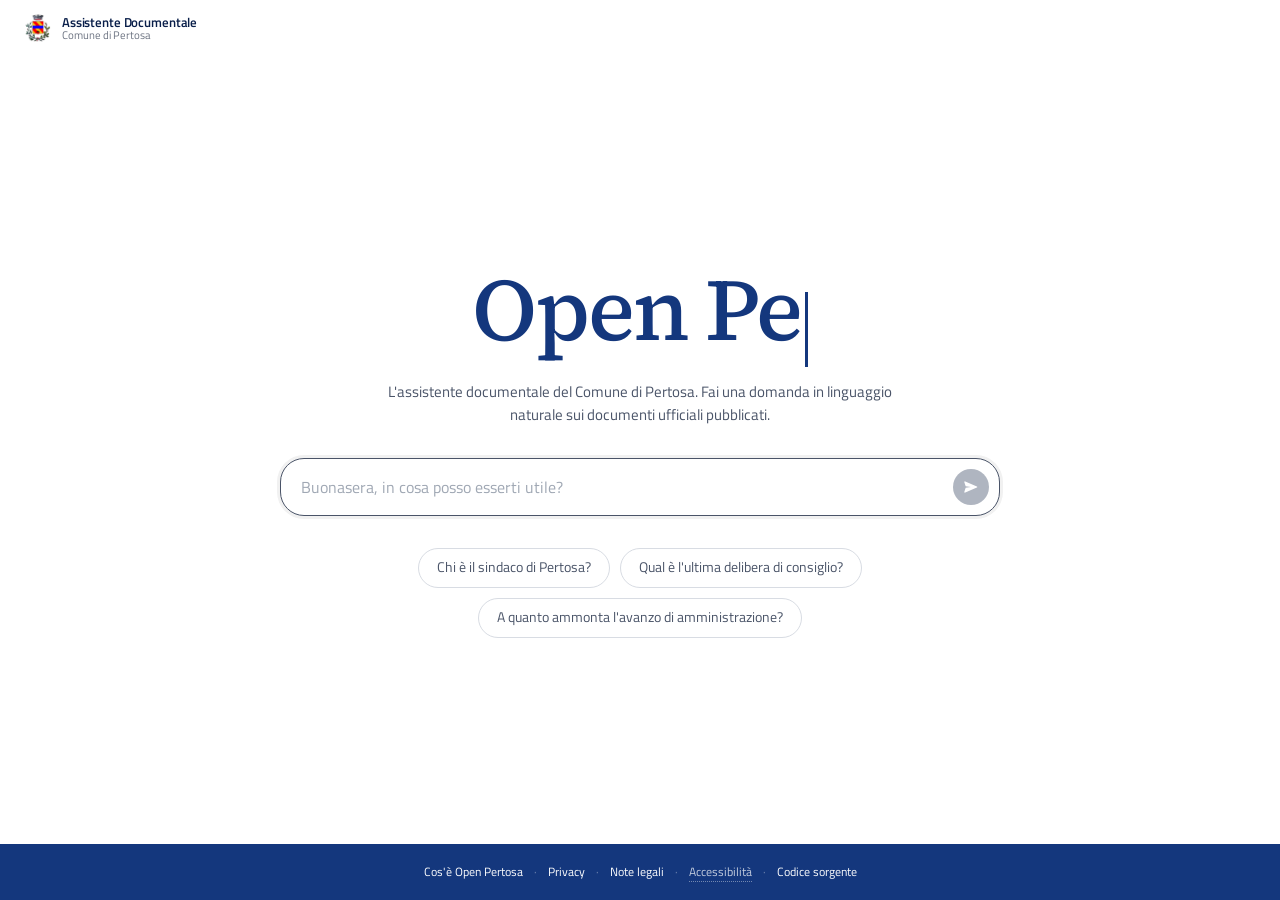
<file: src/frontend/index.html>
<!DOCTYPE html>
<html lang="it">
<head>
  <meta charset="UTF-8">
  <meta http-equiv="Content-Security-Policy" content="
    default-src 'self';
    script-src 'self' 'unsafe-inline';
    style-src 'self' 'unsafe-inline';
    connect-src 'self' http://localhost:8000;
    frame-src 'self';
    img-src 'self' data:;
  ">
  <meta name="viewport" content="width=device-width, initial-scale=1.0, viewport-fit=cover">
  <title>Open Pertosa | Assistente Documentale del Comune</title>

  <!-- Favicon (usa lo stemma del Comune) -->
  <link rel="icon" type="image/png" href="logo-pertosa.png">
  <link rel="apple-touch-icon" href="logo-pertosa.png">

  <!-- SEO base -->
  <meta name="description" content="L'assistente del Comune di Pertosa per consultare bilanci, delibere e atti ufficiali. Risposte in linguaggio naturale, fonti sempre verificabili.">
  <meta name="author" content="Comune di Pertosa">
  <meta name="robots" content="noindex, nofollow">
  <meta name="theme-color" content="#14377D">

  <!-- Open Graph (anteprima su WhatsApp, Facebook, Telegram, LinkedIn) -->
  <meta property="og:type" content="website">
  <meta property="og:title" content="Open Pertosa | Assistente Documentale del Comune">
  <meta property="og:description" content="L'assistente del Comune di Pertosa per consultare bilanci, delibere e atti ufficiali. Risposte in linguaggio naturale, fonti sempre verificabili.">
  <meta property="og:image" content="og-card.png">
  <meta property="og:image:width" content="1200">
  <meta property="og:image:height" content="630">
  <meta property="og:image:alt" content="Open Pertosa | Assistente Documentale del Comune">
  <meta property="og:locale" content="it_IT">
  <meta property="og:site_name" content="Comune di Pertosa">

  <!-- Twitter Card (anteprima su X/Twitter) -->
  <meta name="twitter:card" content="summary_large_image">
  <meta name="twitter:title" content="Open Pertosa | Assistente Documentale del Comune">
  <meta name="twitter:description" content="L'assistente del Comune di Pertosa per consultare bilanci, delibere e atti ufficiali.">
  <meta name="twitter:image" content="og-card.png">

  <link rel="stylesheet" href="fonts.css">  
  <script src="marked.min.js"></script>
  <style>
    :root {
      /* Palette Open Pertosa — allineata al sito comunale (rgb 20,55,125) */
      --bg: #FFFFFF;
      --surface: #FFFFFF;
      --surface-hover: #F4F5F8;
      --surface-alt: #EAEDF3;
      --border: #D8DCE3;
      --border-strong: #AFB5C0;
      --text: #0A1F4A;                  /* blu-nero molto scuro, derivato dall'accento */
      --text-secondary: #4A5468;
      --text-muted: #6B7280;
      --text-placeholder: #A0A8B4;

      /* Accento: blu istituzionale identico al sito comunale */
      --accent: #14377D;                /* rgb(20, 55, 125) */
      --accent-hover: #0F2A62;          /* hover ~20% più scuro */
      --accent-active: #0A1F4A;         /* pressed */
      --accent-soft: #E3E8F2;           /* tinta chiarissima per highlights */

      /* Bubble utente */
      --user-bubble: #14377D;
      --user-text: #FFFFFF;

      /* Typography */
      --font-sans: 'Titillium web', system-ui, -apple-system, sans-serif;
      --font-serif: 'Source Serif 4', Georgia, serif;

      /* Layout */
      --radius-sm: 8px;
      --radius-md: 12px;
      --radius-lg: 16px;
      --radius-xl: 24px;
      --max-width: 760px;
    }

    * { box-sizing: border-box; margin: 0; padding: 0; }

    html, body { height: 100%; }

    body {
      font-family: var(--font-sans);
      background: var(--bg);
      color: var(--text);
      font-size: 15px;
      line-height: 1.6;
      -webkit-font-smoothing: antialiased;
      -moz-osx-font-smoothing: grayscale;
      overflow: hidden;
    }

    /* ── LAYOUT PRINCIPALE ── */
    .app {
      display: flex;
      flex-direction: column;
      height: 100vh;
      width: 100%;
    }

    /* ── HEADER MINIMALE ── */
    .header {
      display: flex;
      align-items: center;
      justify-content: space-between;
      padding: calc(14px + env(safe-area-inset-top)) 24px 14px 24px;
      border-bottom: 1px solid transparent;
      transition: border-color 0.3s ease;
      flex-shrink: 0;
    }

    .app.chat-mode .header {
      border-bottom-color: var(--border);
    }

    .brand {
      display: flex;
      align-items: center;
      gap: 10px;
    }

    .brand-logo {
      width: 28px;
      height: 28px;
      object-fit: contain;
    }

    .brand-text {
      display: flex;
      flex-direction: column;
      line-height: 1.1;
    }

    .brand-name {
      font-size: 0.82rem;
      font-weight: 600;
      color: var(--text);
      letter-spacing: -0.01em;
    }

    .brand-sub {
      font-size: 0.7rem;
      color: var(--text-muted);
      font-weight: 400;
    }

    .header-badge {
      font-size: 0.7rem;
      color: var(--text-muted);
      padding: 4px 10px;
      border: 1px solid var(--border);
      border-radius: 999px;
      background: var(--surface);
      font-weight: 500;
    }

    /* ── SCHERMATA DI BENVENUTO ── */
    .welcome {
      flex: 1;
      display: flex;
      flex-direction: column;
      align-items: center;
      justify-content: center;
      padding: 24px;
      transition: opacity 0.35s ease, transform 0.35s ease;
    }

    .app.chat-mode .welcome {
      display: none;
    }

    .welcome-inner {
      width: 100%;
      max-width: var(--max-width);
      display: flex;
      flex-direction: column;
      align-items: center;
      gap: 32px;
    }

    .welcome-title {
      font-family: var(--font-serif);
      font-size: clamp(3.5rem, 8vw, 5.5rem);
      font-weight: 500;
      letter-spacing: -0.025em;
      color: var(--accent);
      text-align: center;
      line-height: 1.05;
      display: inline-block;
      min-height: 1.05em;
    }

    .welcome-title-wrap {
      display: flex;
      justify-content: center;
      align-items: center;
      width: 100%;
    }

    .typed-text {
      display: inline;
    }

    .typed-cursor {
      display: inline-block;
      width: 3px;
      height: 0.85em;
      background: var(--accent);
      margin-left: 4px;
      vertical-align: text-bottom;
      animation: blink 1s step-end infinite;
      transform: translateY(-2px);
    }

    .typed-cursor.fade-out {
      animation: blink 1s step-end infinite, fadeOut 0.6s ease-out 0.4s forwards;
    }

    @keyframes blink {
      0%, 50%   { opacity: 1; }
      51%, 100% { opacity: 0; }
    }

    @keyframes fadeOut {
      to { opacity: 0; visibility: hidden; }
    }

    .welcome-subtitle {
      font-size: 0.95rem;
      color: var(--text-secondary);
      text-align: center;
      margin-top: -20px;
      max-width: 540px;
      line-height: 1.5;
    }

    /* ── INPUT (BENVENUTO) ── */
    .welcome-input-wrap {
      width: 100%;
      max-width: 720px;
    }

    /* ── PULSANTI SUGGERITI ── */
    .suggestions {
      display: flex;
      flex-wrap: wrap;
      gap: 10px;
      justify-content: center;
      width: 100%;
      max-width: 720px;
    }

    .suggestion-btn {
      background: var(--surface);
      border: 1px solid var(--border);
      color: var(--text-secondary);
      font-family: var(--font-sans);
      font-size: 0.85rem;
      font-weight: 500;
      padding: 10px 18px;
      border-radius: 999px;
      cursor: pointer;
      transition: all 0.22s ease;
      text-align: left;
      line-height: 1.3;
      display: inline-flex;
      align-items: center;
      gap: 0;
    }

    .suggestion-btn::after {
      content: "→";
      display: inline-block;
      max-width: 0;
      opacity: 0;
      overflow: hidden;
      white-space: nowrap;
      transform: translateX(-4px);
      transition: max-width 0.25s ease, opacity 0.2s ease, transform 0.25s ease, margin-left 0.25s ease;
      color: var(--accent);
      font-weight: 600;
      margin-left: 0;
    }

    .suggestion-btn:hover {
      background: var(--surface-hover);
      border-color: var(--accent);
      color: var(--text);
      transform: translateY(-1px);
    }

    .suggestion-btn:hover::after {
      max-width: 20px;
      opacity: 1;
      transform: translateX(0);
      margin-left: 8px;
    }

    .suggestion-btn:active {
      transform: translateY(0);
    }

    /* ── AREA CHAT ── */
    .chat-area {
      flex: 1;
      overflow-y: auto;
      display: none;
      scroll-behavior: smooth;
    }

    .app.chat-mode .chat-area {
      display: block;
    }

    .chat-area::-webkit-scrollbar { width: 8px; }
    .chat-area::-webkit-scrollbar-track { background: transparent; }
    .chat-area::-webkit-scrollbar-thumb {
      background: var(--border);
      border-radius: 999px;
    }
    .chat-area::-webkit-scrollbar-thumb:hover { background: var(--border-strong); }

    .chat-inner {
      max-width: var(--max-width);
      margin: 0 auto;
      padding: 32px 24px 24px;
      display: flex;
      flex-direction: column;
      gap: 28px;
    }

    /* ── MESSAGGI ── */
    .message {
      display: flex;
      flex-direction: column;
      animation: fadeIn 0.3s ease;
    }

    @keyframes fadeIn {
      from { opacity: 0; transform: translateY(6px); }
      to   { opacity: 1; transform: translateY(0); }
    }

    .message.user {
      align-items: flex-end;
    }

    .message.system {
      align-items: flex-start;
    }

    .bubble {
      font-size: 0.95rem;
      line-height: 1.65;
      max-width: 92%;
    }

    .message.user .bubble {
      background: var(--user-bubble);
      color: var(--user-text);
      padding: 12px 18px;
      border-radius: var(--radius-lg);
      border-bottom-right-radius: 4px;
      max-width: 80%;
    }

    .message.system .bubble {
      background: transparent;
      color: var(--text);
      padding: 0;
    }

    /* Markdown */
    .bubble h1, .bubble h2, .bubble h3 {
      font-family: var(--font-serif);
      color: var(--text);
      margin: 16px 0 8px;
      font-weight: 600;
      letter-spacing: -0.01em;
    }
    .bubble h1 { font-size: 1.25rem; }
    .bubble h2 { font-size: 1.1rem; }
    .bubble h3 { font-size: 1rem; }

    .bubble p { margin-bottom: 10px; }
    .bubble p:last-child { margin-bottom: 0; }

    .bubble ul, .bubble ol {
      padding-left: 22px;
      margin: 10px 0;
    }
    .bubble li { margin-bottom: 6px; }

    .bubble strong { color: var(--text); font-weight: 600; }

    .bubble code {
      background: var(--surface-hover);
      padding: 2px 6px;
      border-radius: 4px;
      font-size: 0.88em;
      font-family: 'SF Mono', Consolas, monospace;
      color: var(--text);
    }

    .bubble table {
      width: 100%;
      border-collapse: collapse;
      font-size: 0.88rem;
      margin: 12px 0;
      border: 1px solid var(--border);
      border-radius: var(--radius-sm);
      overflow: hidden;
    }
    .bubble th {
      background: var(--surface-hover);
      color: var(--text);
      padding: 9px 12px;
      text-align: left;
      font-weight: 600;
      border-bottom: 1px solid var(--border);
    }
    .bubble td {
      padding: 8px 12px;
      border-bottom: 1px solid var(--border);
    }
    .bubble tr:last-child td { border-bottom: none; }

    .bubble a {
      color: var(--text);
      text-decoration: underline;
      text-decoration-color: var(--border-strong);
      text-underline-offset: 3px;
    }
    .bubble a:hover {
      text-decoration-color: var(--text);
    }

    /* ── AZIONI MESSAGGIO ── */
    .message-actions {
      display: flex;
      gap: 6px;
      margin-top: 10px;
    }

    .action-btn {
      display: flex;
      align-items: center;
      gap: 5px;
      background: none;
      border: none;
      color: var(--text-muted);
      font-size: 0.78rem;
      font-family: var(--font-sans);
      padding: 5px 9px;
      border-radius: var(--radius-sm);
      cursor: pointer;
      transition: all 0.15s;
      font-weight: 500;
    }

    .action-btn:hover {
      background: var(--surface-hover);
      color: var(--text);
    }

    .action-btn.copied {
      color: #2F855A;
    }

    .action-btn svg {
      width: 13px;
      height: 13px;
    }

    .action-btn.regenerating svg {
      animation: spin 0.9s linear infinite;
    }

    @keyframes spin {
      from { transform: rotate(0deg); }
      to   { transform: rotate(360deg); }
    }

    /* ── DISCLAIMER ── */
    .disclaimer {
      font-size: 0.75rem;
      color: var(--text-muted);
      margin-top: 10px;
      display: flex;
      align-items: center;
      gap: 5px;
    }

    .disclaimer svg {
      flex-shrink: 0;
    }

    /* ── LOADING ── */
    .bubble-loading {
      display: inline-flex !important;
      align-items: center;
      background: transparent !important;
      padding: 4px 0 !important;
      width: fit-content;
    }

    .loading-dots {
      display: flex;
      gap: 5px;
    }

    .loading-dots span {
      width: 7px; height: 7px;
      background: var(--text-secondary);
      border-radius: 50%;
      animation: bounce 1.3s infinite ease-in-out;
    }

    .loading-dots span:nth-child(2) { animation-delay: 0.15s; }
    .loading-dots span:nth-child(3) { animation-delay: 0.3s; }

    @keyframes bounce {
      0%, 60%, 100% { transform: translateY(0); opacity: 0.35; }
      30%           { transform: translateY(-5px); opacity: 1; }
    }

    /* ── INPUT BOX (UNIFICATA) ── */
    .input-wrap {
      width: 100%;
      max-width: var(--max-width);
      margin: 0 auto;
      padding: 0 24px;
      flex-shrink: 0;
    }

    .input-wrap.bottom {
      padding-bottom: 16px;
      padding-top: 8px;
    }

    .input-box {
      position: relative;
      background: var(--surface);
      border: 1px solid var(--border);
      border-radius: var(--radius-xl);
      padding: 16px 56px 16px 20px;
      transition: border-color 0.2s, box-shadow 0.2s;
      box-shadow: 0 1px 2px rgba(0, 0, 0, 0.02);
    }

    .input-box:focus-within {
      border-color: var(--text-secondary);
      box-shadow: 0 0 0 3px rgba(28, 25, 23, 0.06);
    }

    .input-box textarea {
      width: 100%;
      border: none;
      outline: none;
      background: transparent;
      font-family: var(--font-sans);
      font-size: 1rem;
      color: var(--text);
      resize: none;
      line-height: 1.5;
      max-height: 200px;
      min-height: 24px;
      overflow-y: auto;
      display: block;
      padding: 0;
      margin: 0;
      box-shadow: none;
      -webkit-appearance: none;
      appearance: none;
    }

    .input-box textarea::placeholder {
      color: var(--text-placeholder);
    }

    .input-box textarea::-webkit-scrollbar { width: 6px; }
    .input-box textarea::-webkit-scrollbar-thumb { background: var(--border); border-radius: 999px; }

    .input-box button {
      position: absolute;
      right: 10px;
      bottom: 10px;
      width: 36px;
      height: 36px;
      border-radius: 50%;
      background: var(--accent);
      color: white;
      border: none;
      cursor: pointer;
      display: flex;
      align-items: center;
      justify-content: center;
      transition: background 0.2s, transform 0.1s, opacity 0.2s;
    }

    .input-box button:hover:not(:disabled) {
      background: var(--accent-hover);
    }

    .input-box button:active:not(:disabled) {
      transform: scale(0.95);
    }

    .input-box button:disabled {
      background: var(--border-strong);
      cursor: not-allowed;
    }

    .input-box button svg {
      width: 16px;
      height: 16px;
      fill: currentColor;
    }

    .input-hint {
      text-align: center;
      font-size: 0.72rem;
      color: var(--text-muted);
      margin-top: 8px;
      padding: 0 8px;
    }

    /* ── FOOTER ISTITUZIONALE ── */
    .footer {
      flex-shrink: 0;
      padding: 18px 24px calc(18px + env(safe-area-inset-bottom)) 24px;
      background: var(--accent);
      text-align: center;
      font-size: 0.75rem;
      color: rgba(255, 255, 255, 0.85);
      line-height: 1.7;
    }

    .footer-line {
      display: block;
    }

    .footer a {
      color: #FFFFFF;
      text-decoration: none;
      font-weight: 500;
      transition: opacity 0.15s;
    }

    .footer a:hover {
      opacity: 0.75;
      text-decoration: underline;
      text-underline-offset: 2px;
    }

    .footer-sep {
      margin: 0 8px;
      color: rgba(255, 255, 255, 0.4);
    }

    .footer-pending {
      color: rgba(255, 255, 255, 0.75);
      cursor: help;
      border-bottom: 1px dotted rgba(255, 255, 255, 0.4);
    }

    /* ── CITAZIONE FONTI — link al PDF ── */
    .bubble a.source-link {
      color: var(--accent);
      text-decoration-color: var(--accent);
      font-weight: 600;
      cursor: pointer;
    }
    .bubble a.source-link:hover {
      text-decoration-color: var(--accent);
      background: var(--accent-soft);
      border-radius: 3px;
    }

    /* ── PANNELLO PDF (stile iOS sheet) ── */
    .pdf-overlay {
      position: fixed;
      inset: 0;
      background: rgba(10, 31, 74, 0.45);
      backdrop-filter: blur(3px);
      -webkit-backdrop-filter: blur(3px);
      z-index: 1000;
      opacity: 0;
      pointer-events: none;
      transition: opacity 0.28s ease;
    }
    .pdf-overlay.open {
      opacity: 1;
      pointer-events: auto;
    }

    .pdf-sheet {
      position: fixed;
      left: 0;
      right: 0;
      bottom: 0;
      height: 92vh;
      background: var(--surface);
      border-radius: var(--radius-xl) var(--radius-xl) 0 0;
      box-shadow: 0 -8px 40px rgba(0, 0, 0, 0.25);
      z-index: 1001;
      display: flex;
      flex-direction: column;
      transform: translateY(100%);
      transition: transform 0.32s cubic-bezier(0.32, 0.72, 0, 1);
    }
    .pdf-overlay.open .pdf-sheet {
      transform: translateY(0);
    }

    .pdf-sheet-header {
      display: flex;
      align-items: center;
      justify-content: space-between;
      padding: 14px 18px;
      border-bottom: 1px solid var(--border);
      flex-shrink: 0;
      gap: 12px;
    }

    .pdf-sheet-grabber {
      position: absolute;
      top: 8px;
      left: 50%;
      transform: translateX(-50%);
      width: 38px;
      height: 5px;
      border-radius: 999px;
      background: var(--border-strong);
      /* la maniglia stessa non intercetta gli eventi:
         il drag è gestito da tutta la barra superiore */
      pointer-events: none;
    }

    /* La barra superiore è la zona afferrabile per il drag */
    .pdf-sheet-header {
      cursor: grab;
      touch-action: none;  /* impedisce allo scroll del browser di rubare il gesto */
      user-select: none;
    }
    .pdf-sheet-header:active {
      cursor: grabbing;
    }

    /* Durante il trascinamento disattiviamo la transition,
       così il pannello segue il dito senza ritardo elastico */
    .pdf-sheet.dragging {
      transition: none;
    }

    .pdf-sheet-title {
      font-size: 0.85rem;
      font-weight: 600;
      color: var(--text);
      white-space: nowrap;
      overflow: hidden;
      text-overflow: ellipsis;
      margin-top: 4px;
    }

    .pdf-sheet-close {
      flex-shrink: 0;
      width: 32px;
      height: 32px;
      border-radius: 50%;
      border: none;
      background: var(--surface-hover);
      color: var(--text-secondary);
      cursor: pointer;
      display: flex;
      align-items: center;
      justify-content: center;
      transition: background 0.15s;
      margin-top: 4px;
    }
    .pdf-sheet-close:hover {
      background: var(--surface-alt);
      color: var(--text);
    }
    .pdf-sheet-close svg {
      width: 16px;
      height: 16px;
    }

    .pdf-sheet-body {
      flex: 1;
      overflow: hidden;
      background: var(--surface-alt);
    }
    .pdf-sheet-body iframe {
      width: 100%;
      height: 100%;
      border: none;
    }

    /* ── RESPONSIVE ── */
    @media (max-width: 640px) {
      .header { padding: 12px 16px; }
      .welcome { padding: 16px; }
      .welcome-inner { gap: 24px; }
      .welcome-title { font-size: 2.25rem; }
      .welcome-subtitle { font-size: 0.88rem; }
      .chat-inner { padding: 20px 16px; }
      .input-wrap { padding: 0 16px; }
      .input-wrap.bottom { padding-bottom: 12px; }
      .input-box { padding: 14px 50px 14px 18px; }
      .suggestions { gap: 8px; }
      .suggestion-btn { font-size: 0.8rem; padding: 9px 14px; }
      .header-badge { display: none; }
      .footer { padding: 12px 16px; font-size: 0.68rem; }
    }
  </style>
</head>
<body>

<div class="app" id="app">

  <!-- Header minimale -->
  <header class="header">
    <div class="brand">
      <img src="logo-pertosa.png" alt="Comune di Pertosa" class="brand-logo" onerror="this.style.display='none'">
      <div class="brand-text">
        <span class="brand-name">Assistente Documentale</span>
        <span class="brand-sub">Comune di Pertosa</span>
      </div>
    </div>
  </header>

  <!-- Schermata di benvenuto -->
  <div class="welcome" id="welcome">
    <div class="welcome-inner">
      <h1 class="welcome-title">
        <span class="typed-text" id="typed-text"></span><span class="typed-cursor" id="typed-cursor"></span>
      </h1>
      <p class="welcome-subtitle">L'assistente documentale del Comune di Pertosa. Fai una domanda in linguaggio naturale sui documenti ufficiali pubblicati.</p>

      <!-- Input centrale -->
      <div class="welcome-input-wrap">
        <div class="input-box">
          <textarea
            id="question-input"
            placeholder="Buongiorno, in cosa posso esserti utile?"
            rows="1"
            maxlength="500"
            autocomplete="off"
          ></textarea>
          <button id="send-btn" disabled aria-label="Invia">
            <svg viewBox="0 0 24 24" xmlns="http://www.w3.org/2000/svg">
              <path d="M3.4 20.4l17.45-7.48a1 1 0 0 0 0-1.84L3.4 3.6a1 1 0 0 0-1.39 1.18L4 11l8 1-8 1-1.99 6.22a1 1 0 0 0 1.39 1.18z"/>
            </svg>
          </button>
        </div>
      </div>

      <!-- Pulsanti suggeriti -->
      <div class="suggestions">
        <button class="suggestion-btn" data-question="Chi è il sindaco di Pertosa?">
          Chi è il sindaco di Pertosa?
        </button>
        <button class="suggestion-btn" data-question="Qual è l'ultima delibera di consiglio?">
          Qual è l'ultima delibera di consiglio?
        </button>
        <button class="suggestion-btn" data-question="A quanto ammonta l'avanzo di amministrazione?">
          A quanto ammonta l'avanzo di amministrazione?
        </button>
      </div>
    </div>
  </div>

  <!-- Area chat (nascosta inizialmente) -->
  <div class="chat-area" id="chat-area">
    <div class="chat-inner" id="chat-inner"></div>
  </div>

  <!-- Input area (in basso, in modalità chat) -->
  <div class="input-wrap bottom" id="input-bottom" style="display: none;">
    <div class="input-box">
      <textarea
        id="question-input-bottom"
        placeholder="Scrivi la tua domanda…"
        rows="1"
        maxlength="500"
        autocomplete="off"
      ></textarea>
      <button id="send-btn-bottom" disabled aria-label="Invia">
        <svg viewBox="0 0 24 24" xmlns="http://www.w3.org/2000/svg">
          <path d="M3.4 20.4l17.45-7.48a1 1 0 0 0 0-1.84L3.4 3.6a1 1 0 0 0-1.39 1.18L4 11l8 1-8 1-1.99 6.22a1 1 0 0 0 1.39 1.18z"/>
        </svg>
      </button>
    </div>
    <div class="input-hint">Le risposte si basano su atti pubblici. Verifica sempre il documento originale.</div>
  </div>
  <!-- Footer istituzionale -->
  <footer class="footer">
      <a href="cos-e-open-pertosa.html">Cos'è Open Pertosa</a>
      <span class="footer-sep">·</span>
      <a href="https://www.comune.pertosa.sa.it/informative/spf" target="_blank" rel="noopener">Privacy</a>
      <span class="footer-sep">·</span>
      <a href="https://www.comune.pertosa.sa.it/notelegali" target="_blank" rel="noopener">Note legali</a>
      <span class="footer-sep">·</span>
      <span class="footer-pending" title="Dichiarazione di accessibilità in corso di redazione, sarà disponibile al lancio ufficiale">Accessibilità</span>
      <span class="footer-sep">·</span>
      <a href="https://github.com/marinoalfonso/open-pertosa" target="_blank" rel="noopener">Codice sorgente</a>
    </span>
  </footer>
  <!-- Pannello PDF (stile iOS sheet) -->
  <div class="pdf-overlay" id="pdf-overlay">
    <div class="pdf-sheet" role="dialog" aria-modal="true" aria-label="Anteprima documento">
      <div class="pdf-sheet-grabber"></div>
      <div class="pdf-sheet-header">
        <span class="pdf-sheet-title" id="pdf-sheet-title">Documento</span>
        <button class="pdf-sheet-close" id="pdf-sheet-close" aria-label="Chiudi anteprima">
          <svg viewBox="0 0 24 24" fill="none" stroke="currentColor" stroke-width="2" stroke-linecap="round" stroke-linejoin="round">
            <line x1="18" y1="6" x2="6" y2="18"></line>
            <line x1="6" y1="6" x2="18" y2="18"></line>
          </svg>
        </button>
      </div>
      <div class="pdf-sheet-body">
        <iframe id="pdf-sheet-frame" title="Anteprima PDF"></iframe>
      </div>
    </div>
  </div>
</div>

<script>
  const API_URL = "/ask";

  const app           = document.getElementById("app");
  const welcome       = document.getElementById("welcome");
  const chatArea      = document.getElementById("chat-area");
  const chatInner     = document.getElementById("chat-inner");
  const inputBottom   = document.getElementById("input-bottom");

  // Input "welcome" e "bottom" sincronizzati
  const inputWelcome  = document.getElementById("question-input");
  const inputBot      = document.getElementById("question-input-bottom");
  const sendWelcome   = document.getElementById("send-btn");
  const sendBot       = document.getElementById("send-btn-bottom");

  let fullResponseText = "";
  let conversationHistory = [];
  let inChatMode = false;
  /* ───── PANNELLO PDF ───── */
  const pdfOverlay   = document.getElementById("pdf-overlay");
  const pdfFrame     = document.getElementById("pdf-sheet-frame");
  const pdfTitle     = document.getElementById("pdf-sheet-title");
  const pdfCloseBtn  = document.getElementById("pdf-sheet-close");

  function openPdfPanel(filename, page) {
    pdfTitle.textContent = page ? `${filename} — pagina ${page}` : filename;
    // #page=N apre il PDF alla pagina giusta nei viewer nativi
    pdfFrame.src = `/docs/${encodeURIComponent(filename)}#page=${page || 1}`;
    pdfOverlay.classList.add("open");
    document.body.style.overflow = "hidden";  // blocca lo scroll di fondo
  }

  function closePdfPanel() {
    pdfOverlay.classList.remove("open");
    document.body.style.overflow = "";
    // Liberiamo l'iframe dopo la transizione, così il PDF non resta in memoria
    setTimeout(() => { pdfFrame.src = "about:blank"; }, 350);
  }

  pdfCloseBtn.addEventListener("click", closePdfPanel);
  // Tap sullo sfondo scuro → chiude (come gli sheet iOS)
  pdfOverlay.addEventListener("click", e => {
    if (e.target === pdfOverlay) closePdfPanel();
  });
  // Tasto ESC → chiude
  document.addEventListener("keydown", e => {
    if (e.key === "Escape" && pdfOverlay.classList.contains("open")) closePdfPanel();
  });

  /* ───── DRAG-TO-DISMISS DEL PANNELLO PDF ─────
     Il pannello si trascina afferrando la barra superiore.
     Si chiude se trascinato oltre il 35% dell'altezza, oppure
     con un gesto veloce verso il basso (flick). */

  const pdfSheet   = document.querySelector(".pdf-sheet");
  const pdfHeader  = document.getElementById("pdf-sheet-close").closest(".pdf-sheet-header");

  let dragActive   = false;
  let dragStartY   = 0;      // Y iniziale del puntatore
  let dragCurrentY = 0;      // Y corrente
  let dragStartT   = 0;      // timestamp inizio — serve per la velocità
  let sheetHeight  = 0;      // altezza del pannello, misurata all'inizio del drag

  function onDragStart(e) {
    // Ignoriamo il drag se parte dal bottone di chiusura (lì vince il click)
    if (e.target.closest(".pdf-sheet-close")) return;

    dragActive   = true;
    dragStartY   = e.clientY;
    dragCurrentY = e.clientY;
    dragStartT   = e.timeStamp;
    sheetHeight  = pdfSheet.offsetHeight;

    pdfSheet.classList.add("dragging");      // disattiva la transition
    pdfHeader.setPointerCapture(e.pointerId); // continua a ricevere eventi anche fuori dall'header
  }

  function onDragMove(e) {
    if (!dragActive) return;
    dragCurrentY = e.clientY;
    let delta = dragCurrentY - dragStartY;

    // Solo trascinamento verso il basso: delta negativo (verso l'alto) ignorato
    if (delta < 0) delta = 0;

    // Il pannello segue il dito
    pdfSheet.style.transform = `translateY(${delta}px)`;
  }

  function onDragEnd(e) {
    if (!dragActive) return;
    dragActive = false;
    pdfSheet.classList.remove("dragging");   // riattiva la transition per lo scatto finale

    const delta    = Math.max(0, dragCurrentY - dragStartY);
    const elapsed  = e.timeStamp - dragStartT;
    const velocity = elapsed > 0 ? delta / elapsed : 0;  // px per millisecondo

    // Chiude se: trascinato oltre il 35% dell'altezza OPPURE flick veloce
    const passedDistance = delta > sheetHeight * 0.35;
    const passedFlick    = velocity > 0.6 && delta > 40;

    // Puliamo il transform inline: da qui in poi comanda di nuovo il CSS
    pdfSheet.style.transform = "";

    if (passedDistance || passedFlick) {
      closePdfPanel();   // la classe .open viene tolta → il CSS anima la discesa
    }
    // se non chiude, rimuovendo il transform inline il pannello
    // torna automaticamente su (translateY(0) della classe .open)
  }

  pdfHeader.addEventListener("pointerdown", onDragStart);
  pdfHeader.addEventListener("pointermove", onDragMove);
  pdfHeader.addEventListener("pointerup",   onDragEnd);
  pdfHeader.addEventListener("pointercancel", onDragEnd);

  /* ───── AUTO-RESIZE TEXTAREA ───── */
  function autoResize(textarea) {
    textarea.style.height = "auto";
    textarea.style.height = Math.min(textarea.scrollHeight, 200) + "px";
  }

  function setupTextarea(textarea, sendBtn) {
    textarea.addEventListener("input", () => {
      autoResize(textarea);
      sendBtn.disabled = textarea.value.trim().length === 0;
    });

    textarea.addEventListener("keydown", e => {
      if (e.key === "Enter" && !e.shiftKey) {
        e.preventDefault();
        if (!sendBtn.disabled) sendQuestion(textarea.value);
      }
    });
  }

  setupTextarea(inputWelcome, sendWelcome);
  setupTextarea(inputBot, sendBot);

  sendWelcome.addEventListener("click", () => sendQuestion(inputWelcome.value));
  sendBot.addEventListener("click", () => sendQuestion(inputBot.value));

  /* ───── PULSANTI SUGGERITI ───── */
  document.querySelectorAll(".suggestion-btn").forEach(btn => {
    btn.addEventListener("click", () => {
      const question = btn.dataset.question;
      sendQuestion(question);
    });
  });

  /* ───── TRANSIZIONE WELCOME -> CHAT ───── */
  function enterChatMode() {
    if (inChatMode) return;
    inChatMode = true;
    app.classList.add("chat-mode");
    inputBottom.style.display = "block";
    setTimeout(() => inputBot.focus(), 100);
  }

  /* ───── STREAMING FLUIDO (buffer + typewriter loop) ─────
     I token arrivano dal backend a velocità irregolare. Invece di
     renderizzare ogni token appena arriva, li accumuliamo in un buffer
     di caratteri e un loop a 60fps pesca N caratteri per frame.
     Risultato: scorrimento costante anche con burst irregolari dal server. */

  let charBuffer = "";          // caratteri ancora da mostrare
  let displayedText = "";       // testo già renderizzato nel bubble
  let typewriterRunning = false;
  let streamFinished = false;   // il backend ha finito di mandare token?
  let activeBubble = null;
  let lastFrameTime = 0;

  // Velocità adattiva: se il buffer cresce molto, accelera per non rimanere indietro
  function getCharsPerFrame() {
    const lag = charBuffer.length;
    if (lag > 400) return 12;   // recupero veloce se siamo molto indietro
    if (lag > 150) return 6;
    if (lag > 50)  return 3;
    return 2;                    // velocità "naturale" di lettura
  }

  function typewriterLoop(now) {
    if (!activeBubble) {
      typewriterRunning = false;
      return;
    }

    // Throttle a ~60fps (16ms) per coerenza
    if (now - lastFrameTime >= 16) {
      lastFrameTime = now;

      const charsThisFrame = getCharsPerFrame();
      if (charBuffer.length > 0) {
        const chunk = charBuffer.slice(0, charsThisFrame);
        charBuffer = charBuffer.slice(charsThisFrame);
        displayedText += chunk;

        // Render markdown del testo accumulato finora
        const html = marked.parse(linkifyCitations(displayedText));
        activeBubble.innerHTML = html;  
        // Auto-scroll solo se l'utente è già in fondo (non disturbare se sta leggendo sopra)
        const nearBottom = chatArea.scrollHeight - chatArea.scrollTop - chatArea.clientHeight < 100;
        if (nearBottom) {
          chatArea.scrollTop = chatArea.scrollHeight;  // resta secco durante lo streaming
        }
      }

      // Stop quando il backend ha finito E il buffer è vuoto
      if (streamFinished && charBuffer.length === 0) {
        typewriterRunning = false;
        activeBubble = null;
        return;
      }
    }

    requestAnimationFrame(typewriterLoop);
  }

  function startTypewriter(bubble) {
    activeBubble = bubble;
    charBuffer = "";
    displayedText = "";
    streamFinished = false;
    if (!typewriterRunning) {
      typewriterRunning = true;
      lastFrameTime = 0;
      requestAnimationFrame(typewriterLoop);
    }
  }

  function pushTokens(token) {
    charBuffer += token;
  }

  function finishStream() {
    streamFinished = true;
  }
  /* ───── CITAZIONI CLICCABILI ─────
     L'LLM produce testo tipo "(Fonte: bilancio.pdf, pagina 12)" o
     "(Fonti: a.pdf p.3, b.pdf p.7)". Lo trasformiamo in link che aprono
     il pannello PDF. Trasformazione deterministica: il system prompt
     resta invariato. */

  // Nome file PA: lettere, numeri, _ . - (niente slash, niente "..").
  const SAFE_PDF_NAME = /^(?!.*\.\.)[\w.\-]+\.pdf$/i;

  function buildPdfLink(filename, page) {
    const name = filename.trim();
    if (!SAFE_PDF_NAME.test(name)) return null;  // nome sospetto → niente link
    // I dati passano da attributi data-*; l'apertura è gestita da un listener
    return `<a href="#" class="source-link" data-pdf="${name}" data-page="${page}">${name}, pagina ${page}</a>`;
  }

  function linkifyCitations(text) {
    // Lavoriamo sul Markdown GREZZO (non sull'HTML): gli asterischi del
    // grassetto sono prevedibili, i tag <strong> no.
    // I nomi file PA contengono punti interni (es. "..._n._87-2025.pdf"),
    // quindi il punto è ammesso nel set di caratteri del nome.
    const refPattern =
      /\*{0,2}([\w.\-]+\.pdf)\*{0,2}\s*,?\s*\*{0,2}\s*(?:pagina|pag\.?|p\.?)\s*(\d+)\*{0,2}/gi;

    return text.replace(refPattern, (match, file, page) => {
      const link = buildPdfLink(file.trim(), page);
      return link || match;  // nome non valido → lascia il testo originale
    });
  }

  // Delega unica: ogni click su .source-link apre la fonte.
  // Su desktop usiamo il pannello sheet (il viewer dentro iframe
  // rispetta #page=N). Su mobile il viewer di sistema dentro iframe
  // ignora il fragment, quindi apriamo in nuova scheda: il viewer
  // fullscreen rispetta #page=N più spesso e l'utente ha comunque
  // accesso all'intero documento.
  document.addEventListener("click", e => {

    const link = e.target.closest(".source-link");

    if (!link) return;

    e.preventDefault();

    const filename = link.dataset.pdf;
    const page = link.dataset.page;

    // Dispositivi a puntatore impreciso = touch (smartphone, tablet).
    // Più affidabile della detection per user-agent o per larghezza schermo.
    const isMobile = window.matchMedia("(pointer: coarse)").matches;

    if (isMobile) {
      window.open(
        `/docs/${encodeURIComponent(filename)}#page=${page || 1}`,
        "_blank",
        "noopener"
      );
    } else {
      openPdfPanel(filename, filename, page);  // pannello sheet (desktop)
    }
  });

  /* ───── ACTIONS BUTTONS (Copia + Rigenera) ───── */
  function addCopyButton(msg, getText) {
    const actions = document.createElement("div");
    actions.className = "message-actions";

    // ── COPIA ──
    const copyBtn = document.createElement("button");
    copyBtn.className = "action-btn";
    copyBtn.innerHTML = `
      <svg viewBox="0 0 24 24" fill="none" stroke="currentColor" stroke-width="2" stroke-linecap="round" stroke-linejoin="round">
        <rect x="9" y="9" width="13" height="13" rx="2" ry="2"></rect>
        <path d="M5 15H4a2 2 0 0 1-2-2V4a2 2 0 0 1 2-2h9a2 2 0 0 1 2 2v1"></path>
      </svg>
      Copia`;

    copyBtn.addEventListener("click", () => {
      const text = getText();
      navigator.clipboard.writeText(text).then(() => {
        copyBtn.classList.add("copied");
        copyBtn.innerHTML = `
          <svg viewBox="0 0 24 24" fill="none" stroke="currentColor" stroke-width="2" stroke-linecap="round" stroke-linejoin="round">
            <polyline points="20 6 9 17 4 12"></polyline>
          </svg>
          Copiato`;
        setTimeout(() => {
          copyBtn.classList.remove("copied");
          copyBtn.innerHTML = `
            <svg viewBox="0 0 24 24" fill="none" stroke="currentColor" stroke-width="2" stroke-linecap="round" stroke-linejoin="round">
              <rect x="9" y="9" width="13" height="13" rx="2" ry="2"></rect>
              <path d="M5 15H4a2 2 0 0 1-2-2V4a2 2 0 0 1 2-2h9a2 2 0 0 1 2 2v1"></path>
            </svg>
            Copia`;
        }, 2500);
      });
    });

    // ── RIGENERA ──
    const regenBtn = document.createElement("button");
    regenBtn.className = "action-btn";
    regenBtn.innerHTML = `
      <svg viewBox="0 0 24 24" fill="none" stroke="currentColor" stroke-width="2" stroke-linecap="round" stroke-linejoin="round">
        <polyline points="23 4 23 10 17 10"></polyline>
        <path d="M20.49 15a9 9 0 1 1-2.12-9.36L23 10"></path>
      </svg>
      Rigenera`;

    regenBtn.addEventListener("click", () => regenerateLastResponse(msg, regenBtn));

    actions.appendChild(copyBtn);
    actions.appendChild(regenBtn);
    msg.appendChild(actions);
  }

  /* ───── RIGENERA ULTIMA RISPOSTA ───── */
  async function regenerateLastResponse(currentMsg, regenBtn) {
    // Trova l'ultima domanda dell'utente nella cronologia
    if (conversationHistory.length < 2) return;
    const lastUserMsg = conversationHistory[conversationHistory.length - 2];
    if (!lastUserMsg || lastUserMsg.role !== "user") return;
    const question = lastUserMsg.content;

    // Feedback visivo: icona ruota durante la rigenerazione
    regenBtn.classList.add("regenerating");
    regenBtn.disabled = true;

    // Rimuovi il messaggio assistente corrente dalla DOM
    currentMsg.remove();

    // Rimuovi gli ultimi 2 elementi della cronologia (user + assistant)
    // così la rigenerazione parte dallo stesso stato di prima
    conversationHistory.pop();  // rimuove l'assistant
    conversationHistory.pop();  // rimuove l'user (verrà ri-aggiunto da sendQuestionInternal)

    // Lancia di nuovo la richiesta — passando true per saltare la creazione del bubble utente
    await sendQuestionInternal(question, true);
  }

  /* ───── LOADING ───── */
  function addLoading() {
    const wrap = document.createElement("div");
    wrap.className = "message system";
    wrap.id = "loading";
    wrap.innerHTML = `
      <div class="bubble bubble-loading">
        <div class="loading-dots">
          <span></span><span></span><span></span>
        </div>
      </div>`;
    chatInner.appendChild(wrap);
    chatArea.scrollTo({ top: chatArea.scrollHeight, behavior: 'smooth' });
    return wrap;
  }

  function addMessage(role, text) {
    const msg = document.createElement("div");
    msg.className = `message ${role}`;

    const bubble = document.createElement("div");
    bubble.className = "bubble";
    bubble.textContent = text;
    msg.appendChild(bubble);

    chatInner.appendChild(msg);
    chatArea.scrollTo({ top: chatArea.scrollHeight, behavior: 'smooth' });
    return bubble;
  }

  async function sendQuestion(rawQuestion) {
    return sendQuestionInternal(rawQuestion, false);
  }

  async function sendQuestionInternal(rawQuestion, isRegeneration) {
    const question = (rawQuestion || "").trim();
    if (!question) return;

    enterChatMode();

    fullResponseText = "";

    // Reset input
    inputWelcome.value = "";
    inputBot.value = "";
    autoResize(inputWelcome);
    autoResize(inputBot);
    sendWelcome.disabled = true;
    sendBot.disabled = true;

    // Mostra il bubble utente solo se NON è una rigenerazione
    // (in caso di rigenerazione, il bubble della domanda è già a schermo)
    if (!isRegeneration) {
      const userMsg = document.createElement("div");
      userMsg.className = "message user";
      const userBubble = document.createElement("div");
      userBubble.className = "bubble";
      userBubble.textContent = question;
      userMsg.appendChild(userBubble);
      chatInner.appendChild(userMsg);
      chatArea.scrollTo({ top: chatArea.scrollHeight, behavior: 'smooth' });
    }

    const loading = addLoading();

    try {
      const response = await fetch(API_URL, {
        method: "POST",
        headers: { "Content-Type": "application/json" },
        body: JSON.stringify({ question, history: conversationHistory })
      });

      if (!response.ok) {
        throw new Error(`Server error ${response.status}`);
      }

      // Stream
      const reader = response.body.getReader();
      const decoder = new TextDecoder();
      let rawText = "";
      let bubble = null;
      let msg = null;

      while (true) {
        const { done, value } = await reader.read();
        if (done) break;

        const text = decoder.decode(value);
        const lines = text.split("\n");

        for (const line of lines) {
          if (!line.startsWith("data: ")) continue;
          const data = line.slice(6);
          if (data === "[DONE]") break;

          try {
            const parsed = JSON.parse(data);
            if (parsed.type === "token") {
              if (!bubble) {
                loading.remove();
                msg = document.createElement("div");
                msg.className = "message system";
                bubble = document.createElement("div");
                bubble.className = "bubble";
                msg.appendChild(bubble);
                chatInner.appendChild(msg);
                startTypewriter(bubble);
              }
              rawText += parsed.content;
              pushTokens(parsed.content);
            }
          } catch {}
        }
      }

      finishStream();

      if (!bubble) {
        loading.remove();
        addMessage("system", "Nessuna risposta ricevuta dal server.");
        return;
      }
      fullResponseText = rawText;

      await new Promise(resolve => {
        const checkDone = () => {
          if (!typewriterRunning) resolve();
          else setTimeout(checkDone, 50);
        };
        checkDone();
      });

      if (msg) addCopyButton(msg, () => fullResponseText);

      conversationHistory.push({ role: "user", content: question });
      conversationHistory.push({ role: "assistant", content: fullResponseText });
      if (conversationHistory.length > 20) {
        conversationHistory = conversationHistory.slice(-20);
      }

    } catch (error) {
      loading.remove();
      finishStream();
      addMessage("system", interpretError(error));
    }

    inputBot.focus();
  }

  /* ───── INTERPRETAZIONE ERRORI ───── */
  function interpretError(error) {
    const msg = String(error?.message || error || "").toLowerCase();

    // Errori di rete a livello di trasporto (server irraggiungibile)
    if (msg.includes("failed to fetch") || msg.includes("networkerror") || msg.includes("load failed")) {
      return "Impossibile contattare il servizio. Controlla la tua connessione internet o riprova tra qualche minuto.";
    }

    // Timeout
    if (msg.includes("timeout") || msg.includes("aborted")) {
      return "Il servizio sta impiegando più del solito a rispondere. Puoi riprovare oppure semplificare la domanda.";
    }

    // Rate limit
    if (msg.includes("429") || msg.includes("too many")) {
      return "Hai inviato troppe domande in poco tempo. Attendi qualche secondo e riprova.";
    }

    // Errori server lato backend (5xx)
    if (msg.includes("500") || msg.includes("502") || msg.includes("503") || msg.includes("504")) {
      return "Il servizio ha riscontrato un problema temporaneo. Riprova tra qualche minuto.";
    }

    // Server non disponibile (è il messaggio del nostro throw)
    if (msg.includes("server non disponibile") || msg.includes("non disponibile")) {
      return "Il servizio non è momentaneamente disponibile. Riprova tra qualche minuto.";
    }

    // Fallback generico
    return "Si è verificato un imprevisto. Riprova a porre la domanda.";
  }

  /* ───── EFFETTO TYPEWRITER PER IL TITOLO + SALUTO NEL PLACEHOLDER ───── */
  function getGreeting() {
    const hour = new Date().getHours();
    if (hour >= 5  && hour < 12) return "Buongiorno";
    if (hour >= 12 && hour < 18) return "Buon pomeriggio";
    if (hour >= 18 && hour < 23) return "Buonasera";
    return "Ciao";
  }

  function applyGreetingPlaceholder() {
    const greeting = getGreeting();
    const placeholder = `${greeting}, in cosa posso esserti utile?`;
    if (inputWelcome) inputWelcome.placeholder = placeholder;
  }

  function typewriterTitle(text, speedMs = 130) {
    const target = document.getElementById("typed-text");
    const cursor = document.getElementById("typed-cursor");
    if (!target) return;

    let i = 0;
    const tick = () => {
      if (i < text.length) {
        target.textContent += text.charAt(i);
        i++;
        const variance = Math.random() * 40 - 20;
        setTimeout(tick, speedMs + variance);
      } else {
        setTimeout(() => cursor && cursor.classList.add("fade-out"), 1200);
      }
    };

    setTimeout(tick, 250);
  }

  applyGreetingPlaceholder();
  typewriterTitle("Open Pertosa");

  // Focus iniziale sull'input di benvenuto
  setTimeout(() => inputWelcome.focus(), 100);
</script>

</body>
</html>
</file>
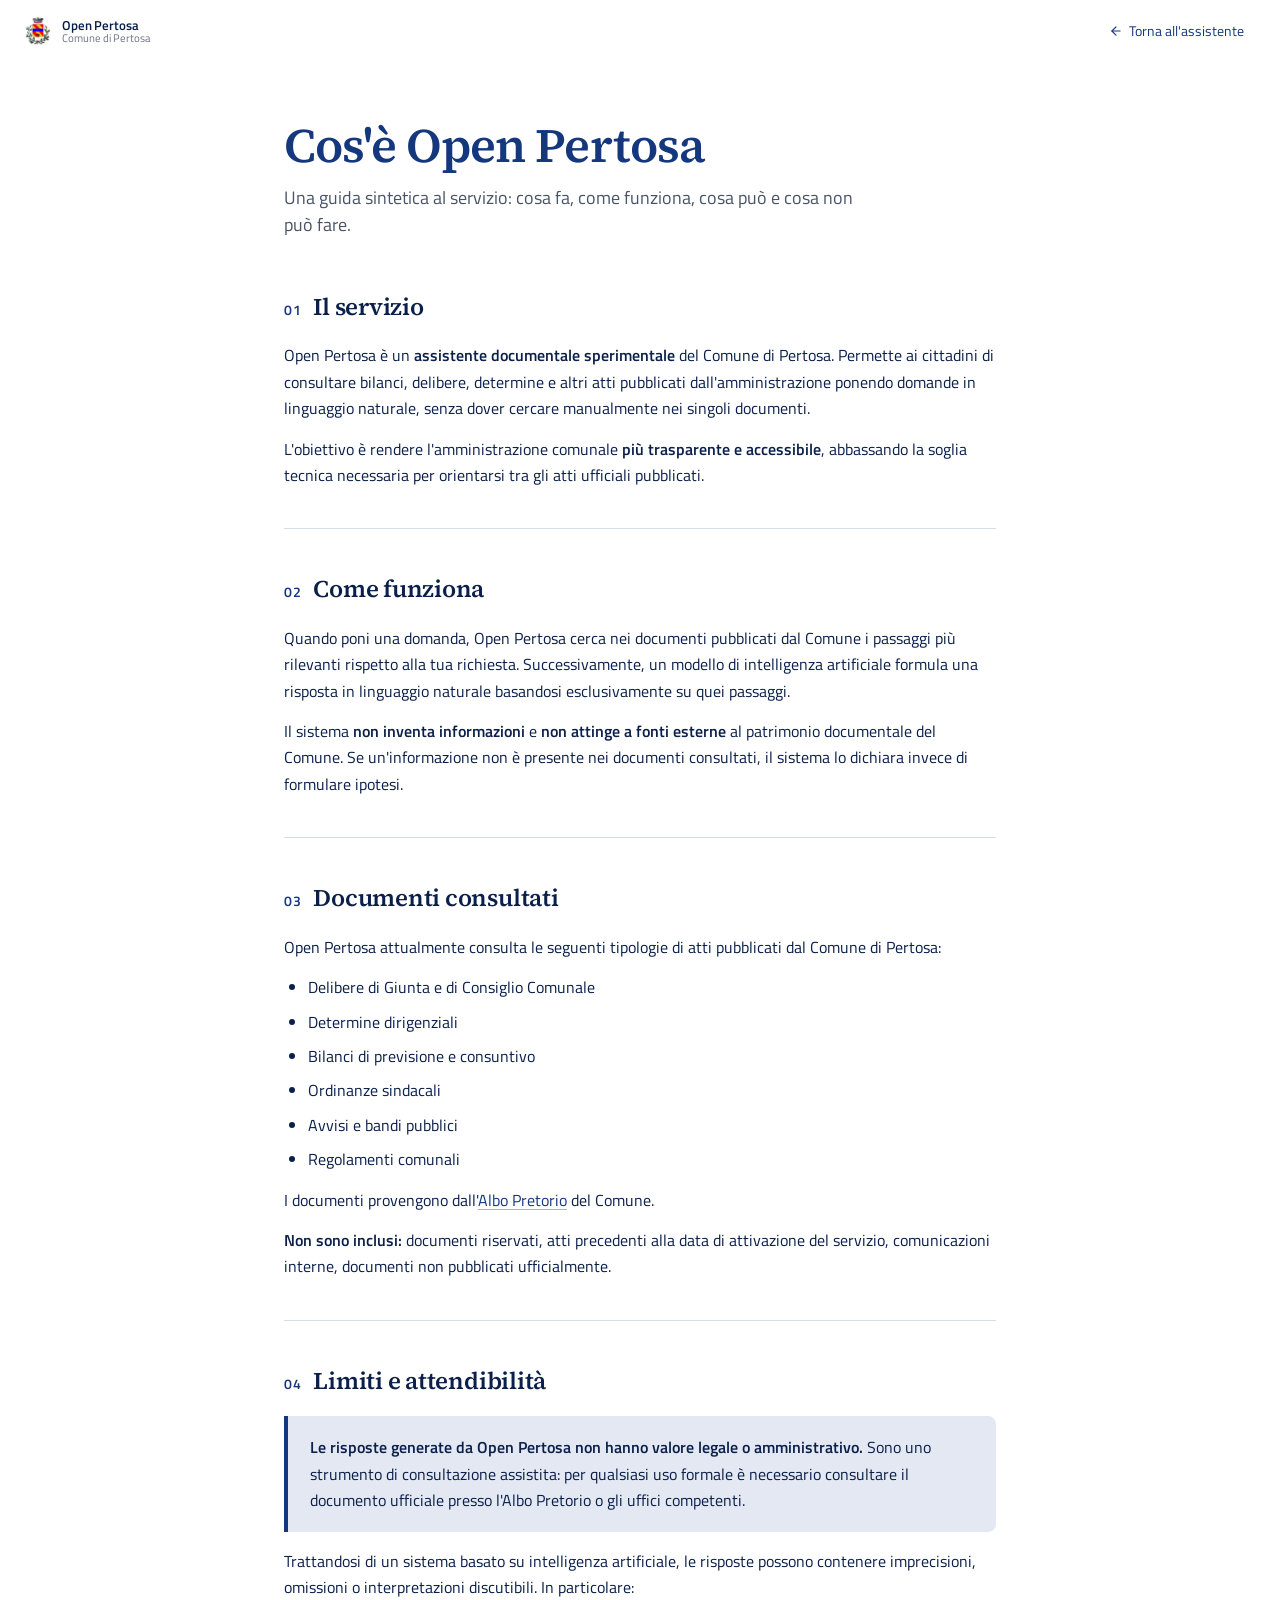
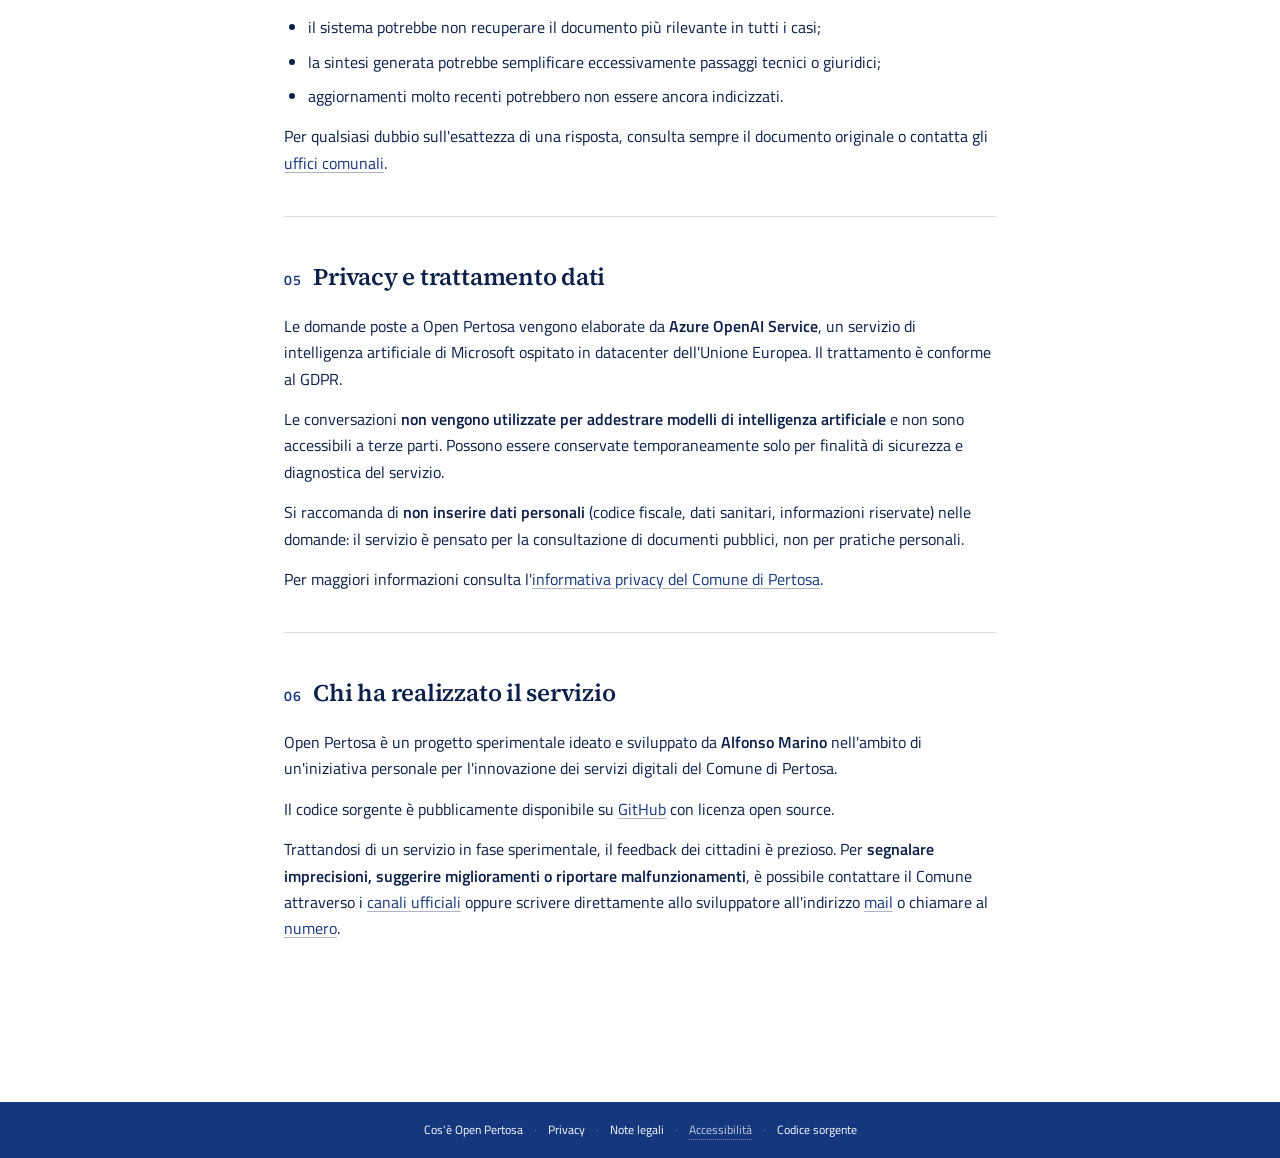
<file: src/frontend/cos-e-open-pertosa.html>
<!DOCTYPE html>
<html lang="it">
<head>
  <meta charset="UTF-8">
  <meta name="viewport" content="width=device-width, initial-scale=1.0, viewport-fit=cover">
  <title>Cos'è Open Pertosa — Comune di Pertosa</title>

  <!-- Favicon -->
  <link rel="icon" type="image/png" href="logo-pertosa.png">
  <link rel="apple-touch-icon" href="logo-pertosa.png">

  <!-- SEO base -->
  <meta name="description" content="Open Pertosa è l'assistente documentale sperimentale del Comune di Pertosa. Scopri come funziona, su quali documenti si basa e quali sono i suoi limiti.">
  <meta name="author" content="Comune di Pertosa">
  <meta name="robots" content="noindex, nofollow">
  <meta name="theme-color" content="#14377D">

  <link rel="stylesheet" href="fonts.css">
  
  <style>
    :root {
      --bg: #FFFFFF;
      --surface: #FFFFFF;
      --surface-hover: #F4F5F8;
      --surface-alt: #EAEDF3;
      --border: #D8DCE3;
      --border-strong: #AFB5C0;
      --text: #0A1F4A;
      --text-secondary: #4A5468;
      --text-muted: #6B7280;
      --accent: #14377D;
      --accent-hover: #0F2A62;
      --accent-soft: #E3E8F2;

      --font-sans: 'Titillium Web', system-ui, -apple-system, sans-serif;
      --font-serif: 'Source Serif 4', Georgia, serif;

      --radius-sm: 8px;
      --radius-md: 12px;
      --radius-lg: 16px;
      --max-width: 760px;
    }

    * { box-sizing: border-box; margin: 0; padding: 0; }

    html, body { height: 100%; }

    body {
      font-family: var(--font-sans);
      background: var(--bg);
      color: var(--text);
      font-size: 16px;
      line-height: 1.65;
      -webkit-font-smoothing: antialiased;
      -moz-osx-font-smoothing: grayscale;
    }

    /* ── HEADER (uguale a index.html) ── */
    .header {
      display: flex;
      align-items: center;
      justify-content: space-between;
      padding: calc(14px + env(safe-area-inset-top)) 24px 14px 24px;
      border-bottom: 1px solid transparent;
      transition: border-color 0.3s ease;
      flex-shrink: 0;
    }

    .brand {
      display: flex;
      align-items: center;
      gap: 10px;
      text-decoration: none;
    }

    .brand-logo {
      width: 28px;
      height: 28px;
      object-fit: contain;
    }

    .brand-text {
      display: flex;
      flex-direction: column;
      line-height: 1.1;
    }

    .brand-name {
      font-size: 0.82rem;
      font-weight: 600;
      color: var(--text);
      letter-spacing: -0.01em;
    }

    .brand-sub {
      font-size: 0.7rem;
      color: var(--text-muted);
      font-weight: 400;
    }

    .back-link {
      font-size: 0.85rem;
      color: var(--accent);
      text-decoration: none;
      font-weight: 500;
      display: inline-flex;
      align-items: center;
      gap: 6px;
      padding: 6px 12px;
      border-radius: 999px;
      transition: background 0.15s;
    }

    .back-link:hover {
      background: var(--accent-soft);
    }

    .back-link svg {
      width: 14px;
      height: 14px;
    }

    /* ── CONTENUTO ── */
    .container {
      max-width: var(--max-width);
      margin: 0 auto;
      padding: 56px 24px 80px;
    }

    .page-title {
      font-family: var(--font-serif);
      font-size: clamp(2.2rem, 5vw, 3rem);
      font-weight: 600;
      letter-spacing: -0.02em;
      color: var(--accent);
      line-height: 1.1;
      margin-bottom: 12px;
    }

    .page-lead {
      font-size: 1.1rem;
      color: var(--text-secondary);
      line-height: 1.55;
      margin-bottom: 48px;
      max-width: 600px;
    }

    section {
      margin-bottom: 40px;
      padding-bottom: 40px;
      border-bottom: 1px solid var(--border);
    }

    section:last-of-type {
      border-bottom: none;
    }

    h2 {
      font-family: var(--font-serif);
      font-size: 1.5rem;
      font-weight: 600;
      color: var(--text);
      letter-spacing: -0.01em;
      margin-bottom: 16px;
      display: flex;
      align-items: baseline;
      gap: 12px;
    }

    h2 .section-num {
      font-family: var(--font-sans);
      font-size: 0.85rem;
      font-weight: 600;
      color: var(--accent);
      letter-spacing: 0.05em;
      flex-shrink: 0;
    }

    section p {
      margin-bottom: 14px;
      color: var(--text);
    }

    section p:last-child {
      margin-bottom: 0;
    }

    section ul {
      margin: 14px 0;
      padding-left: 24px;
    }

    section li {
      margin-bottom: 8px;
      color: var(--text);
    }

    strong {
      color: var(--text);
      font-weight: 600;
    }

    a {
      color: var(--accent);
      text-decoration: underline;
      text-underline-offset: 3px;
      text-decoration-color: var(--border-strong);
      transition: text-decoration-color 0.15s;
    }

    a:hover {
      text-decoration-color: var(--accent);
    }

    /* Box di evidenza per la sezione "limiti" */
    .callout {
      background: var(--accent-soft);
      border-left: 4px solid var(--accent);
      padding: 18px 22px;
      border-radius: 0 var(--radius-sm) var(--radius-sm) 0;
      margin: 16px 0;
    }

    .callout p {
      color: var(--text);
      margin-bottom: 10px;
    }

    .callout p:last-child {
      margin-bottom: 0;
    }

    /* ── FOOTER ISTITUZIONALE ── */
    .footer {
      flex-shrink: 0;
      padding: 18px 24px calc(18px + env(safe-area-inset-bottom)) 24px;
      background: var(--accent);
      text-align: center;
      font-size: 0.75rem;
      color: rgba(255, 255, 255, 0.85);
      line-height: 1.7;
    }
  
      .footer-line {
        display: block;
      }
  
      .footer a {
        color: #FFFFFF;
        text-decoration: none;
        font-weight: 500;
        transition: opacity 0.15s;
      }
  
      .footer a:hover {
        opacity: 0.75;
        text-decoration: underline;
        text-underline-offset: 2px;
      }
  
      .footer-sep {
        margin: 0 8px;
        color: rgba(255, 255, 255, 0.4);
      }
  
      .footer-pending {
        color: rgba(255, 255, 255, 0.75);
        cursor: help;
        border-bottom: 1px dotted rgba(255, 255, 255, 0.4);
      }

    /* ── RESPONSIVE ── */
    @media (max-width: 640px) {
      .header { padding: 12px 16px; }
      .container { padding: 40px 20px 60px; }
      .page-title { font-size: 1.85rem; }
      .page-lead { font-size: 1rem; margin-bottom: 36px; }
      h2 { font-size: 1.25rem; flex-direction: column; gap: 4px; align-items: flex-start; }
      section { margin-bottom: 32px; padding-bottom: 32px; }
      .footer { padding: 12px 16px; font-size: 0.68rem; }
    }
  </style>
</head>
<body>

  <!-- Header -->
  <header class="header">
    <a href="index.html" class="brand">
      <img src="logo-pertosa.png" alt="Comune di Pertosa" class="brand-logo" onerror="this.style.display='none'">
      <div class="brand-text">
        <span class="brand-name">Open Pertosa</span>
        <span class="brand-sub">Comune di Pertosa</span>
      </div>
    </a>
    <a href="index.html" class="back-link">
      <svg viewBox="0 0 24 24" fill="none" stroke="currentColor" stroke-width="2" stroke-linecap="round" stroke-linejoin="round">
        <line x1="19" y1="12" x2="5" y2="12"></line>
        <polyline points="12 19 5 12 12 5"></polyline>
      </svg>
      Torna all'assistente
    </a>
  </header>

  <!-- Contenuto -->
  <main class="container">

    <h1 class="page-title">Cos'è Open Pertosa</h1>
    <p class="page-lead">
      Una guida sintetica al servizio: cosa fa, come funziona, cosa può e cosa non può fare.
    </p>

    <!-- 1. Cos'è -->
    <section>
      <h2><span class="section-num">01</span> Il servizio</h2>
      <p>
        Open Pertosa è un <strong>assistente documentale sperimentale</strong> del Comune di Pertosa. Permette ai cittadini di consultare bilanci, delibere, determine e altri atti pubblicati dall'amministrazione ponendo domande in linguaggio naturale, senza dover cercare manualmente nei singoli documenti.
      </p>
      <p>
        L'obiettivo è rendere l'amministrazione comunale <strong>più trasparente e accessibile</strong>, abbassando la soglia tecnica necessaria per orientarsi tra gli atti ufficiali pubblicati.
      </p>
    </section>

    <!-- 2. Come funziona -->
    <section>
      <h2><span class="section-num">02</span> Come funziona</h2>
      <p>
        Quando poni una domanda, Open Pertosa cerca nei documenti pubblicati dal Comune i passaggi più rilevanti rispetto alla tua richiesta. Successivamente, un modello di intelligenza artificiale formula una risposta in linguaggio naturale basandosi esclusivamente su quei passaggi.
      </p>
      <p>
        Il sistema <strong>non inventa informazioni</strong> e <strong>non attinge a fonti esterne</strong> al patrimonio documentale del Comune. Se un'informazione non è presente nei documenti consultati, il sistema lo dichiara invece di formulare ipotesi.
      </p>
    </section>

    <!-- 3. Documenti consultati -->
    <section>
      <h2><span class="section-num">03</span> Documenti consultati</h2>
      <p>
        Open Pertosa attualmente consulta le seguenti tipologie di atti pubblicati dal Comune di Pertosa:
      </p>
      <ul>
        <li>Delibere di Giunta e di Consiglio Comunale</li>
        <li>Determine dirigenziali</li>
        <li>Bilanci di previsione e consuntivo</li>
        <li>Ordinanze sindacali</li>
        <li>Avvisi e bandi pubblici</li>
        <li>Regolamenti comunali</li>
      </ul>
      <p>
        I documenti provengono dall'<a href="http://www.halleyweb.com/c065093/index.php?servizio=304" target="_blank" rel="noopener">Albo Pretorio</a> del Comune.
      </p>
      <p>
        <strong>Non sono inclusi:</strong> documenti riservati, atti precedenti alla data di attivazione del servizio, comunicazioni interne, documenti non pubblicati ufficialmente.
      </p>
    </section>

    <!-- 4. Limiti -->
    <section>
      <h2><span class="section-num">04</span> Limiti e attendibilità</h2>

      <div class="callout">
        <p>
          <strong>Le risposte generate da Open Pertosa non hanno valore legale o amministrativo.</strong> Sono uno strumento di consultazione assistita: per qualsiasi uso formale è necessario consultare il documento ufficiale presso l'Albo Pretorio o gli uffici competenti.
        </p>
      </div>

      <p>
        Trattandosi di un sistema basato su intelligenza artificiale, le risposte possono contenere imprecisioni, omissioni o interpretazioni discutibili. In particolare:
      </p>
      <ul>
        <li>il sistema potrebbe non recuperare il documento più rilevante in tutti i casi;</li>
        <li>la sintesi generata potrebbe semplificare eccessivamente passaggi tecnici o giuridici;</li>
        <li>aggiornamenti molto recenti potrebbero non essere ancora indicizzati.</li>
      </ul>
      <p>
        Per qualsiasi dubbio sull'esattezza di una risposta, consulta sempre il documento originale o contatta gli <a href="https://www.comune.pertosa.sa.it/pageobject/Uffici" target="_blank" rel="noopener">uffici comunali</a>.
      </p>
    </section>

    <!-- 5. Privacy -->
    <section>
      <h2><span class="section-num">05</span> Privacy e trattamento dati</h2>
      <p>
        Le domande poste a Open Pertosa vengono elaborate da <strong>Azure OpenAI Service</strong>, un servizio di intelligenza artificiale di Microsoft ospitato in datacenter dell'Unione Europea. Il trattamento è conforme al GDPR.
      </p>
      <p>
        Le conversazioni <strong>non vengono utilizzate per addestrare modelli di intelligenza artificiale</strong> e non sono accessibili a terze parti. Possono essere conservate temporaneamente solo per finalità di sicurezza e diagnostica del servizio.
      </p>
      <p>
        Si raccomanda di <strong>non inserire dati personali</strong> (codice fiscale, dati sanitari, informazioni riservate) nelle domande: il servizio è pensato per la consultazione di documenti pubblici, non per pratiche personali.
      </p>
      <p>
        Per maggiori informazioni consulta l'<a href="https://www.comune.pertosa.sa.it/informative/spf" target="_blank" rel="noopener">informativa privacy del Comune di Pertosa</a>.
      </p>
    </section>

    <!-- 6. Chi -->
    <section>
      <h2><span class="section-num">06</span> Chi ha realizzato il servizio</h2>
      <p>
        Open Pertosa è un progetto sperimentale ideato e sviluppato da <strong>Alfonso Marino</strong> nell'ambito di un'iniziativa personale per l'innovazione dei servizi digitali del Comune di Pertosa.
      </p>
      <p>
        Il codice sorgente è pubblicamente disponibile su <a href="https://github.com/marinoalfonso/open-pertosa" target="_blank" rel="noopener">GitHub</a> con licenza open source.
      </p>
      <p>
        Trattandosi di un servizio in fase sperimentale, il feedback dei cittadini è prezioso. Per <strong>segnalare imprecisioni, suggerire miglioramenti o riportare malfunzionamenti</strong>, 
        è possibile contattare il Comune attraverso i <a href="https://www.comune.pertosa.sa.it/pagecol/contatti" 
        target="_blank" rel="noopener">canali ufficiali</a> oppure scrivere direttamente allo sviluppatore 
        all'indirizzo <a href="mailto:marinoalfonso685@gmail.com">mail</a> o chiamare al <a href="tel:+393802083389">numero</a>.
      </p>
    </section>

  </main>

  <!-- Footer -->
  <footer class="footer">
      <a href="cos-e-open-pertosa.html">Cos'è Open Pertosa</a>
      <span class="footer-sep">·</span>
      <a href="https://www.comune.pertosa.sa.it/informative/spf" target="_blank" rel="noopener">Privacy</a>
      <span class="footer-sep">·</span>
      <a href="https://www.comune.pertosa.sa.it/notelegali" target="_blank" rel="noopener">Note legali</a>
      <span class="footer-sep">·</span>
      <span class="footer-pending" title="Dichiarazione di accessibilità in corso di redazione, sarà disponibile al lancio ufficiale">Accessibilità</span>
      <span class="footer-sep">·</span>
      <a href="https://github.com/marinoalfonso/open-pertosa" target="_blank" rel="noopener">Codice sorgente</a>
    </span>
  </footer>

</body>
</html>
</file>
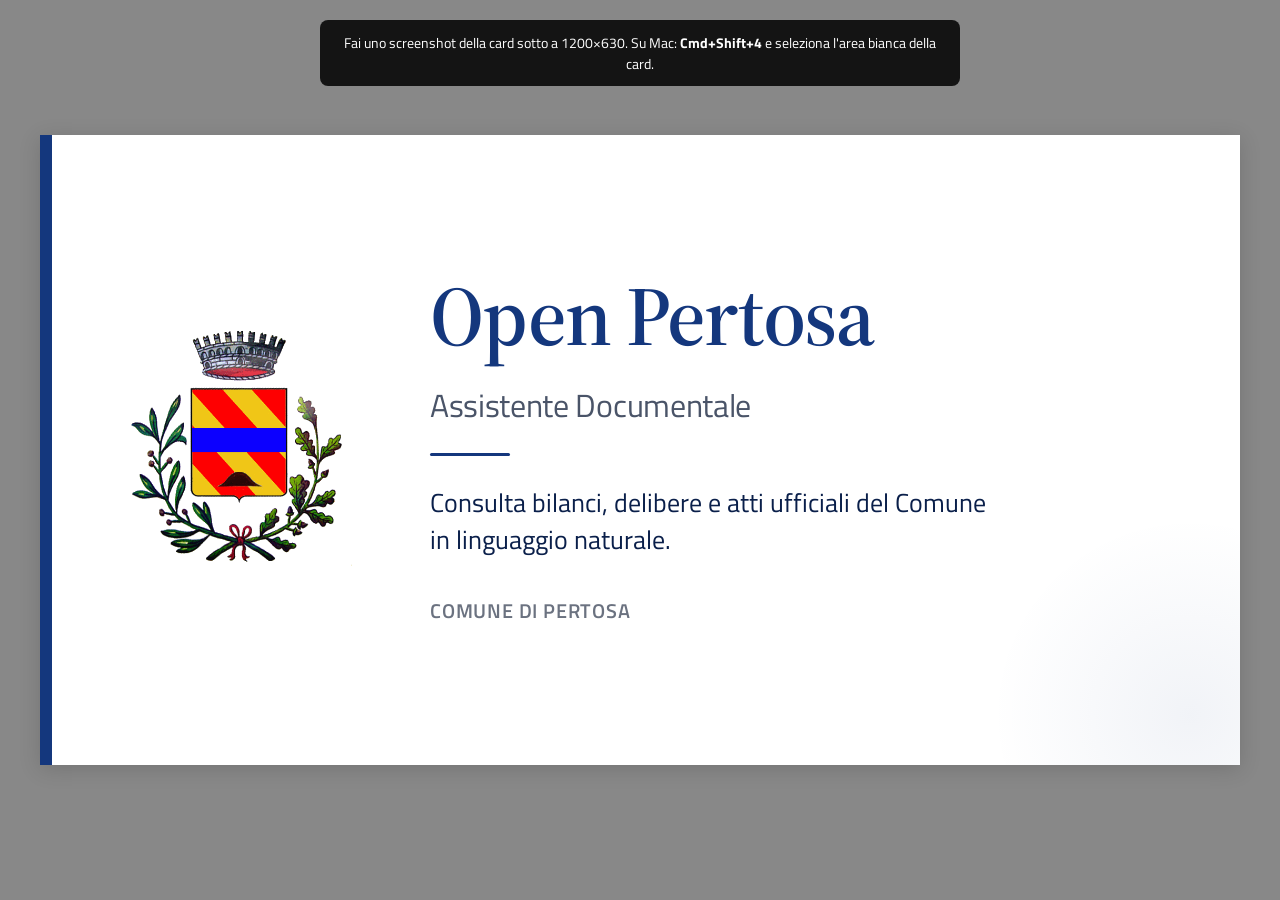
<file: src/frontend/og-card.html>
<!DOCTYPE html>
<html lang="it">
<head>
  <meta charset="UTF-8">
  <title>OG Card - Open Pertosa</title>
  <link href="https://fonts.googleapis.com/css2?family=Titillium+Web:wght@400;600;700&family=Source+Serif+4:wght@500;600&display=swap" rel="stylesheet">
  <style>
    * { box-sizing: border-box; margin: 0; padding: 0; }

    body {
      background: #888;
      display: flex;
      align-items: center;
      justify-content: center;
      min-height: 100vh;
      padding: 40px;
      font-family: 'Titillium Web', sans-serif;
    }

    /* La card vera e propria - 1200x630 dimensioni esatte OG */
    .card {
      width: 1200px;
      height: 630px;
      background: #FFFFFF;
      display: flex;
      align-items: center;
      padding: 80px;
      gap: 70px;
      position: relative;
      box-shadow: 0 4px 20px rgba(0,0,0,0.15);
      overflow: hidden;
    }

    /* Banda blu istituzionale a sinistra */
    .card::before {
      content: '';
      position: absolute;
      left: 0;
      top: 0;
      bottom: 0;
      width: 12px;
      background: #14377D;
    }

    /* Decorazione: cerchio sfumato in basso a destra */
    .card::after {
      content: '';
      position: absolute;
      right: -150px;
      bottom: -150px;
      width: 400px;
      height: 400px;
      border-radius: 50%;
      background: radial-gradient(circle, rgba(20, 55, 125, 0.06) 0%, transparent 70%);
    }

    .logo-area {
      flex-shrink: 0;
    }

    .logo-area img {
      width: 240px;
      height: 240px;
      object-fit: contain;
    }

    .text-area {
      flex: 1;
      display: flex;
      flex-direction: column;
      gap: 28px;
      position: relative;
      z-index: 1;
    }

    .title {
      font-family: 'Source Serif 4', serif;
      font-size: 84px;
      font-weight: 600;
      color: #14377D;
      line-height: 1;
      letter-spacing: -0.02em;
    }

    .subtitle {
      font-size: 32px;
      font-weight: 400;
      color: #4A5468;
      line-height: 1.2;
      letter-spacing: -0.01em;
    }

    .divider {
      width: 80px;
      height: 3px;
      background: #14377D;
      border-radius: 2px;
    }

    .description {
      font-size: 26px;
      font-weight: 400;
      color: #0A1F4A;
      line-height: 1.45;
      max-width: 560px;
    }

    .footer {
      display: flex;
      align-items: center;
      gap: 12px;
      font-size: 20px;
      color: #6B7280;
      font-weight: 600;
      letter-spacing: 0.04em;
      text-transform: uppercase;
      margin-top: 8px;
    }

    .footer-dot {
      width: 6px;
      height: 6px;
      border-radius: 50%;
      background: #14377D;
    }

    /* Istruzioni sopra la card */
    .instructions {
      position: fixed;
      top: 20px;
      left: 50%;
      transform: translateX(-50%);
      background: rgba(0,0,0,0.85);
      color: white;
      padding: 12px 24px;
      border-radius: 8px;
      font-size: 14px;
      z-index: 100;
      max-width: 90%;
      text-align: center;
    }
  </style>
</head>
<body>

  <div class="instructions">
    Fai uno screenshot della card sotto a 1200×630. Su Mac: <strong>Cmd+Shift+4</strong> e seleziona l'area bianca della card.
  </div>

  <div class="card">
    <div class="logo-area">
      <img src="logo-pertosa.png" alt="Stemma Comune di Pertosa">
    </div>

    <div class="text-area">
      <h1 class="title">Open Pertosa</h1>
      <p class="subtitle">Assistente Documentale</p>
      <div class="divider"></div>
      <p class="description">
        Consulta bilanci, delibere e atti ufficiali del Comune in linguaggio naturale.
      </p>
      <div class="footer">
        Comune di Pertosa
      </div>
    </div>
  </div>

</body>
</html>
</file>
<file: src/frontend/fonts.css>
/* ───── Font self-hosted (subset latin, woff2) ─────
   Sostituisce il caricamento da Google Fonts: nessuna richiesta esterna,
   nessun IP del cittadino inviato a server terzi.
   font-display: swap → stesso comportamento di prima (&display=swap):
   il testo è subito visibile col font di sistema e poi "scambia". */

/* Titillium Web */
@font-face {
  font-family: 'Titillium Web';
  font-style: normal;
  font-weight: 400;
  font-display: swap;
  src: url('fonts/titillium-web-latin-400-normal.woff2') format('woff2');
}
@font-face {
  font-family: 'Titillium Web';
  font-style: normal;
  font-weight: 600;
  font-display: swap;
  src: url('fonts/titillium-web-latin-600-normal.woff2') format('woff2');
}
@font-face {
  font-family: 'Titillium Web';
  font-style: normal;
  font-weight: 700;
  font-display: swap;
  src: url('fonts/titillium-web-latin-700-normal.woff2') format('woff2');
}

/* Source Serif 4 */
@font-face {
  font-family: 'Source Serif 4';
  font-style: normal;
  font-weight: 400;
  font-display: swap;
  src: url('fonts/source-serif-4-latin-400-normal.woff2') format('woff2');
}
@font-face {
  font-family: 'Source Serif 4';
  font-style: normal;
  font-weight: 500;
  font-display: swap;
  src: url('fonts/source-serif-4-latin-500-normal.woff2') format('woff2');
}
@font-face {
  font-family: 'Source Serif 4';
  font-style: normal;
  font-weight: 600;
  font-display: swap;
  src: url('fonts/source-serif-4-latin-600-normal.woff2') format('woff2');
}
</file>
